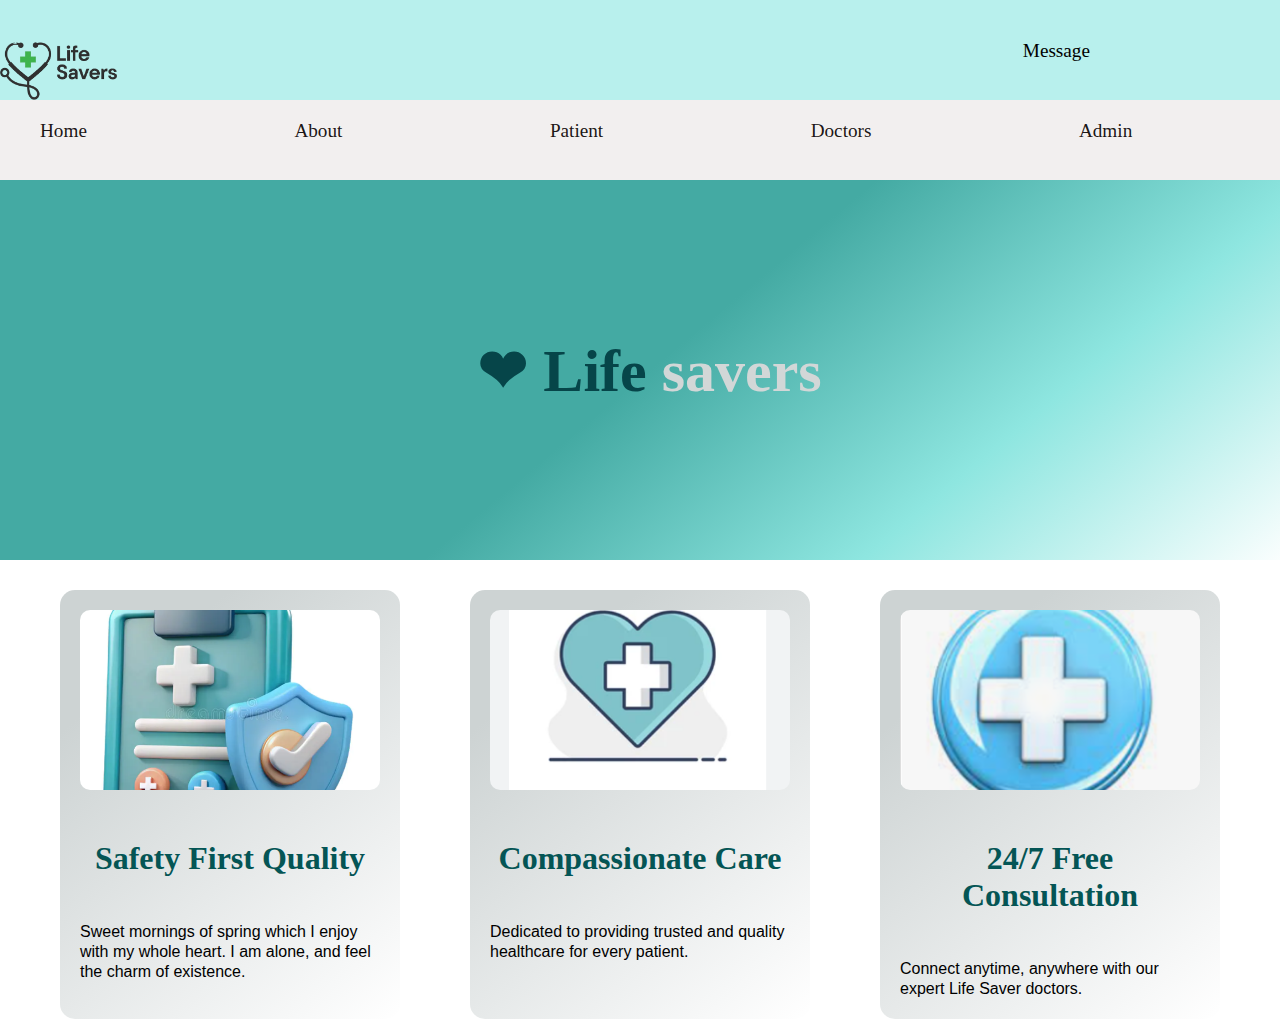
<file: index.html>
<!DOCTYPE html>
<html lang="en">
  <head>
    <meta charset="UTF-8" />
    <meta name="viewport" content="width=device-width, initial-scale=1.0" />
    <title>Life Savers</title>
    <link rel="stylesheet" href="./css/index.css" />
  </head>
  <body>
    <header>
      <nav>
        <ul>
          <div class="logo">
            <img
              height="60px"
              width="fit-content"
              src="/assets/ChatGPT_Image_Nov_14__2025__07_58_37_AM-removebg-preview (1).png"
              alt=""
            />
          </div>
          <li class="head"><a href="pages/apoinment.html">Message</a></li>
        </ul>
      </nav>
    </header>

    <div class="navbar">
      <ul>
        <li><a href="index.html">Home</a></li>
        <li><a href="pages/about.html">About</a></li>
        <li><a href="/pages/patient.html">Patient</a></li>
        <li><a href="/pages/doctors.html">Doctors</a></li>
        <li><a href="./pages/admin.html">Admin</a></li>
      </ul>
    </div>

    <div class="hero-section">
      <h1>❤ Life <span>savers</span></h1>
    </div>
    <div class="doctors-container">
      <div class="doctor-card">
        <img src="/assets/Screenshot 2025-11-13 214944.png" alt="" />
        <div>
          <h2>Safety First Quality</h2>
          <p class="letter">
            Sweet mornings of spring which I enjoy with my whole heart. I am
            alone, and feel the charm of existence.
          </p>
        </div>
      </div>

      <div class="doctor-card">
        <img src="/assets/Screenshot 2025-11-13 220241.png" alt="" />
        <div>
          <h2>Compassionate Care</h2>
          <p class="letter">
            Dedicated to providing trusted and quality healthcare for every
            patient.
          </p>
        </div>
      </div>

      <div class="doctor-card">
        <img src="/assets/Screenshot 2025-11-13 220646.png" alt="" />
        <div>
          <h2>24/7 Free Consultation</h2>
          <p class="letter">
            Connect anytime, anywhere with our expert Life Saver doctors.
          </p>
        </div>
      </div>
    </div>
  </body>
</html>
</file>
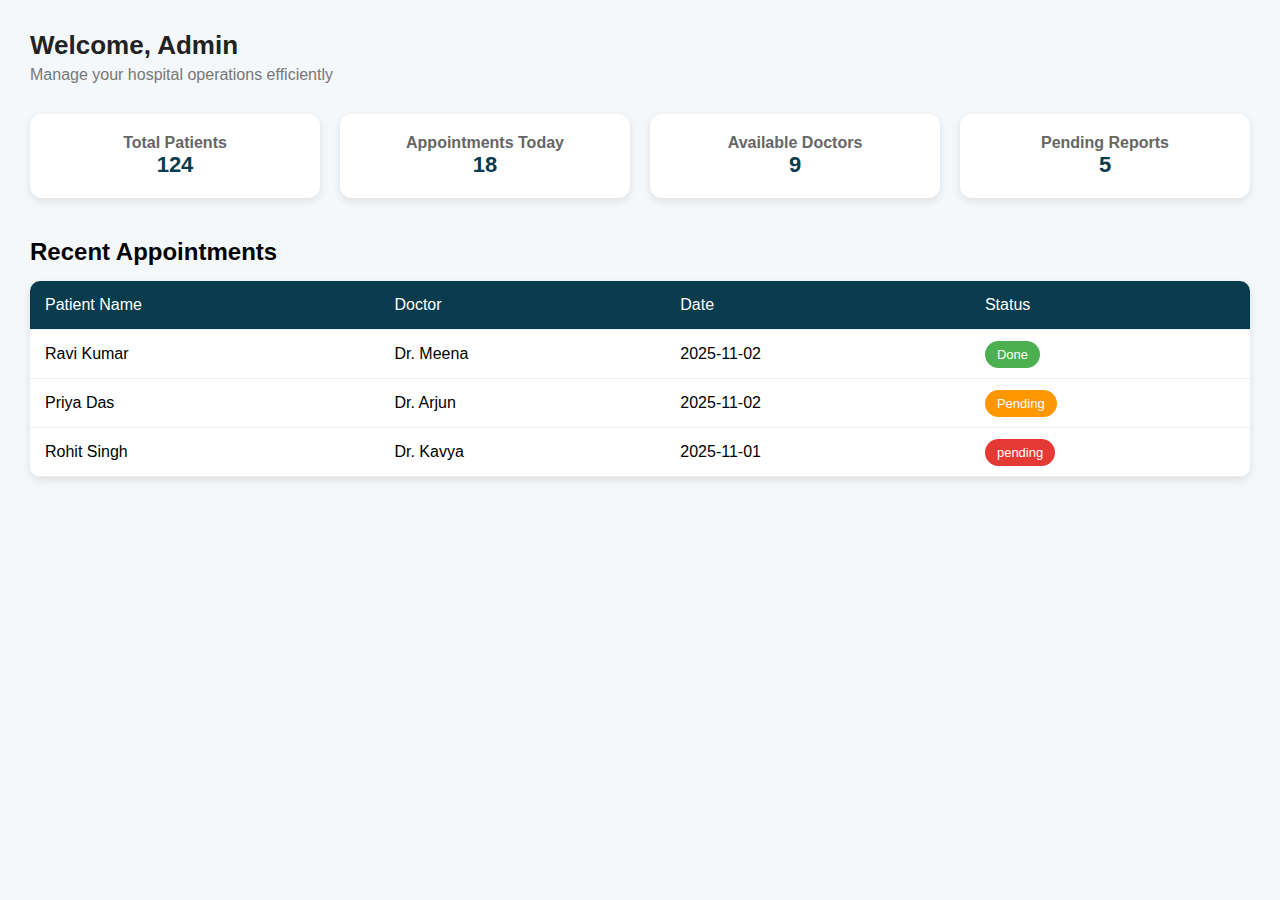
<file: pages/admin.html>
<!DOCTYPE html>
<html lang="en">
  <head>
    <meta charset="UTF-8" />
    <meta name="viewport" content="width=device-width, initial-scale=1.0" />
    <title>Doctor Admin Dashboard</title>
    <link rel="stylesheet" href="/css/admin.css" />
  </head>
  <body>
    <main class="main-content">
      <header>
        <h1>Welcome, Admin</h1>
        <p>Manage your hospital operations efficiently</p>
      </header>

      <section class="cards">
        <div class="card">
          <h3>Total Patients</h3>
          <p>124</p>
        </div>
        <div class="card">
          <h3>Appointments Today</h3>
          <p>18</p>
        </div>
        <div class="card">
          <h3>Available Doctors</h3>
          <p>9</p>
        </div>
        <div class="card">
          <h3>Pending Reports</h3>
          <p>5</p>
        </div>
      </section>

      <section class="table-section">
        <h2>Recent Appointments</h2>
        <table>
          <thead>
            <tr>
              <th>Patient Name</th>
              <th>Doctor</th>
              <th>Date</th>
              <th>Status</th>
            </tr>
          </thead>
          <tbody>
            <tr>
              <td>Ravi Kumar</td>
              <td>Dr. Meena</td>
              <td>2025-11-02</td>
              <td><span class="status done">Done</span></td>
            </tr>
            <tr>
              <td>Priya Das</td>
              <td>Dr. Arjun</td>
              <td>2025-11-02</td>
              <td><span class="status pending">Pending</span></td>
            </tr>
            <tr>
              <td>Rohit Singh</td>
              <td>Dr. Kavya</td>
              <td>2025-11-01</td>
              <td><span class="status cancelled">pending</span></td>
            </tr>
          </tbody>
        </table>
      </section>
    </main>
  </body>
</html>
</file>
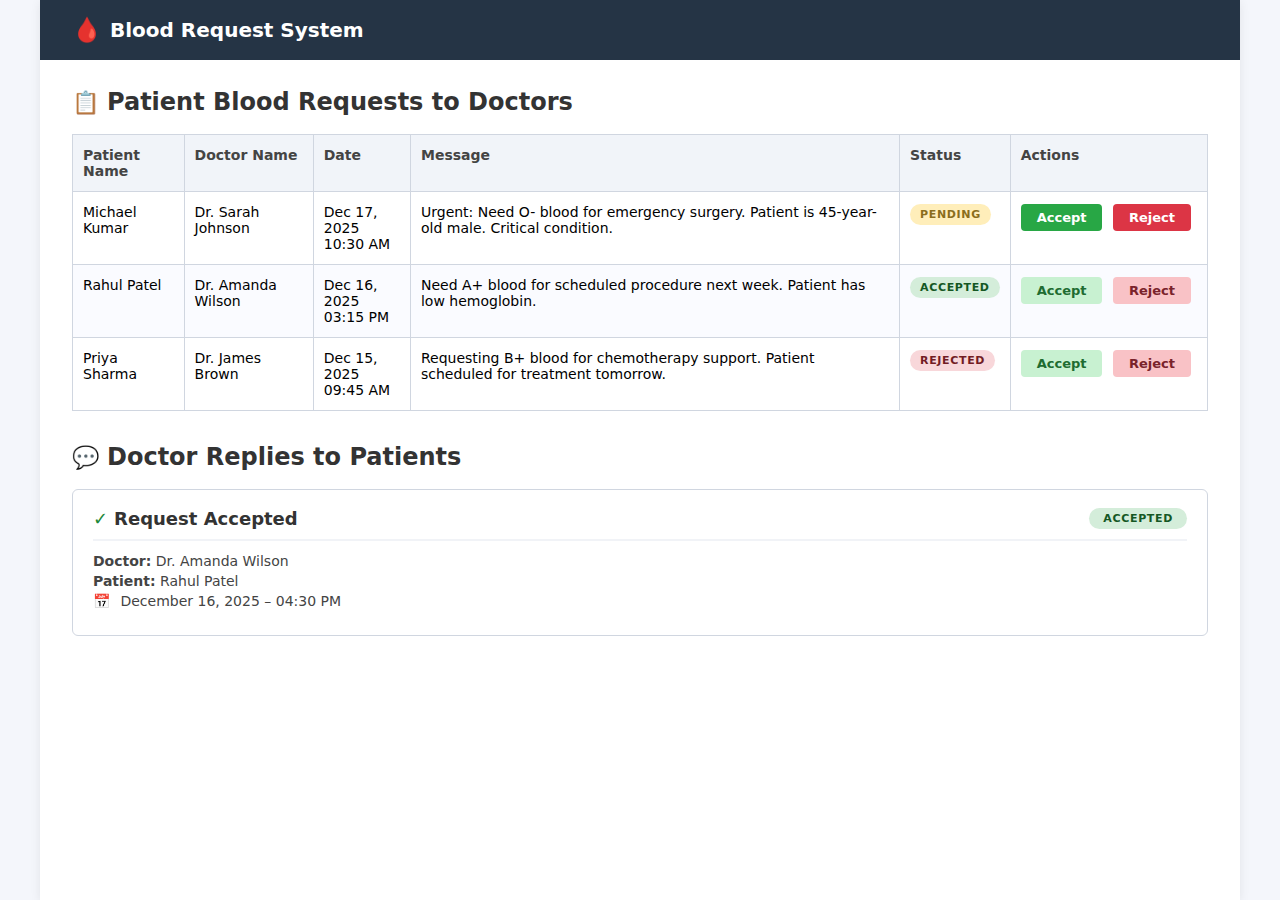
<file: pages/apoinment.html>
<!DOCTYPE html>
<html lang="en">
<head>
    <meta charset="UTF-8">
    <meta name="viewport" content="width=device-width, initial-scale=1.0">
    <title>Patient Blood Request System</title>
    <link rel="stylesheet" href="/css/appointmet.css" />
</head>
<body>
  <div class="page">

    <header class="top-bar">
      <div class="top-left">
        <span class="drop-icon">🩸</span>
        <span class="app-title">Blood Request System</span>
      </div>
    </header>

    <main class="content">

      <section id="patient-requests" class="section-block">
        <h1 class="page-title">
          <span class="icon">📋</span>
          Patient Blood Requests to Doctors
        </h1>

        <table class="request-table">
          <thead>
            <tr>
              <th>Patient Name</th>
              <th>Doctor Name</th>
              <th>Date</th>
              <th>Message</th>
              <th>Status</th>
              <th>Actions</th>
            </tr>
          </thead>

          <tbody>
      
            <tr>
              <td>Michael Kumar</td>
              <td>Dr. Sarah Johnson</td>
              <td>
                Dec 17, 2025<br>
                10:30 AM
              </td>
              <td>
                Urgent: Need O- blood for emergency surgery.
                Patient is 45-year-old male. Critical condition.
              </td>
              <td>
                <span class="status status-pending">Pending</span>
              </td>
              <td class="actions">
                <span class="btn btn-accept">Accept</span>
                <span class="btn btn-reject">Reject</span>
              </td>
            </tr>

            <tr>
              <td>Rahul Patel</td>
              <td>Dr. Amanda Wilson</td>
              <td>
                Dec 16, 2025<br>
                03:15 PM
              </td>
              <td>
                Need A+ blood for scheduled procedure next week.
                Patient has low hemoglobin.
              </td>
              <td>
                <span class="status status-accepted">Accepted</span>
              </td>
              <td class="actions">
                <span class="btn btn-accept soft">Accept</span>
                <span class="btn btn-reject soft">Reject</span>
              </td>
            </tr>

            <tr>
              <td>Priya Sharma</td>
              <td>Dr. James Brown</td>
              <td>
                Dec 15, 2025<br>
                09:45 AM
              </td>
              <td>
                Requesting B+ blood for chemotherapy support.
                Patient scheduled for treatment tomorrow.
              </td>
              <td>
                <span class="status status-rejected">Rejected</span>
              </td>
              <td class="actions">
                <span class="btn btn-accept soft">Accept</span>
                <span class="btn btn-reject soft">Reject</span>
              </td>
            </tr>
          </tbody>
        </table>
      </section>

      <section id="doctor-replies" class="section-block replies-section">
        <h1 class="page-title">
          <span class="icon">💬</span>
          Doctor Replies to Patients
        </h1>

        <div class="reply-card">
          <div class="reply-header">
            <div class="reply-title">
              <span class="check-mark">✓</span>
              <span>Request Accepted</span>
            </div>
            <span class="reply-status">ACCEPTED</span>
          </div>

          <hr class="reply-divider">

          <div class="reply-meta">
            <p><span class="label">Doctor:</span> Dr. Amanda Wilson</p>
            <p><span class="label">Patient:</span> Rahul Patel</p>
            <p>
              <span class="calendar-icon">📅</span>
              December 16, 2025 – 04:30 PM
            </p>
          </div>

          </div>
        </div>
      </section>

    </main>
  </div>
</body>
</html>
</file>
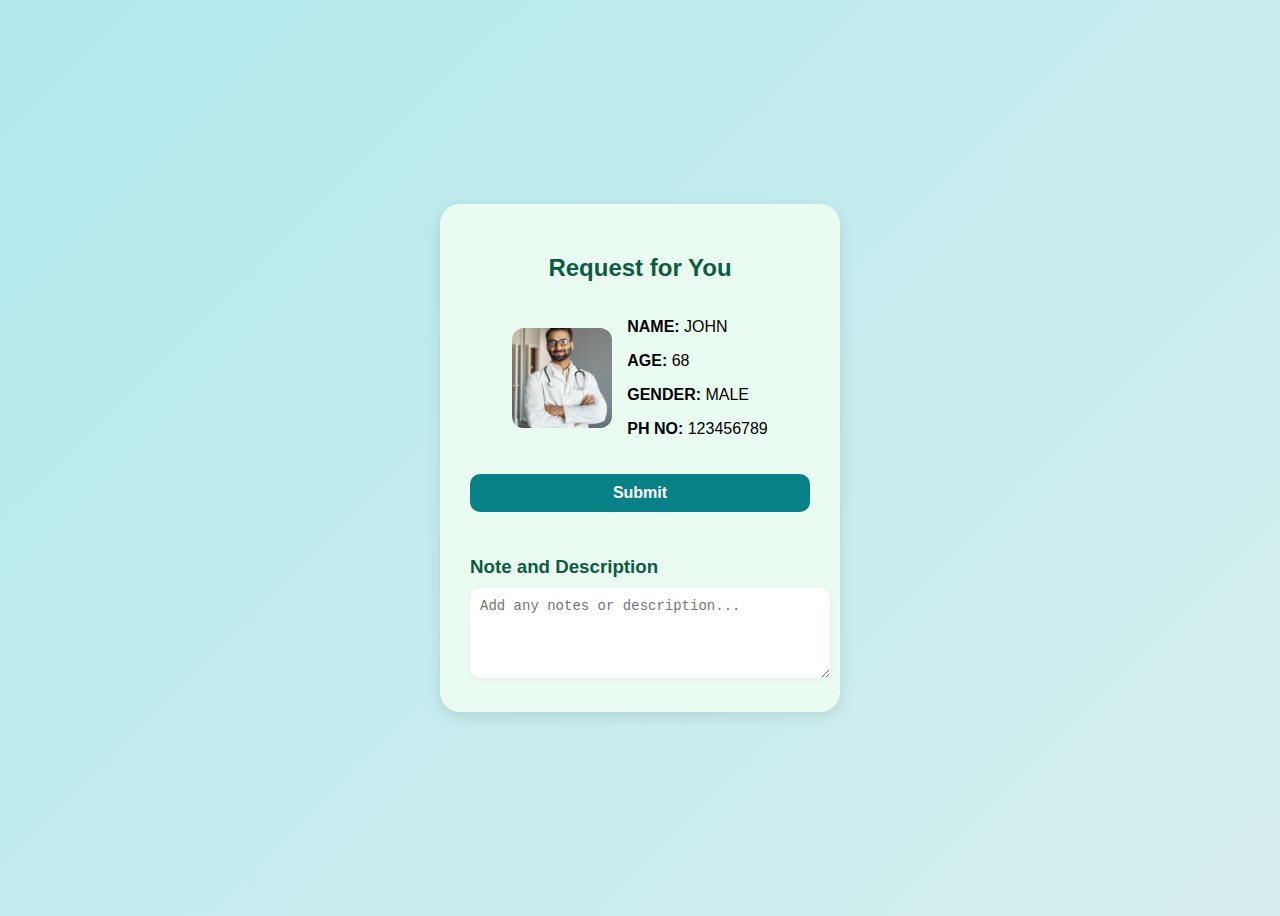
<file: pages/d_requset.html>
<!DOCTYPE html>
<html lang="en">
  <head>
    <meta charset="UTF-8" />
    <meta name="viewport" content="width=device-width, initial-scale=1.0" />
    <title>Request for You</title>
    <link rel="stylesheet" href="/css/request.css" />
  </head>
  <body>
    <div class="card">
      <h2>Request for You</h2>
      <div class="profile">
        <img src="/assets/d1 (1).png" alt="Profile Photo" />
        <div class="info">
          <p><strong>NAME:</strong> JOHN</p>
          <p><strong>AGE:</strong> 68</p>
          <p><strong>GENDER:</strong> MALE</p>
          <p><strong>PH NO:</strong> 123456789</p>
        </div>
      </div>

      <a href="/pages/recive .html"
        ><button class="accept-btn">Submit</button></a
      >

      <h3>Note and Description</h3>
      <textarea placeholder="Add any notes or description..."></textarea>
    </div>
  </body>
</html>
</file>
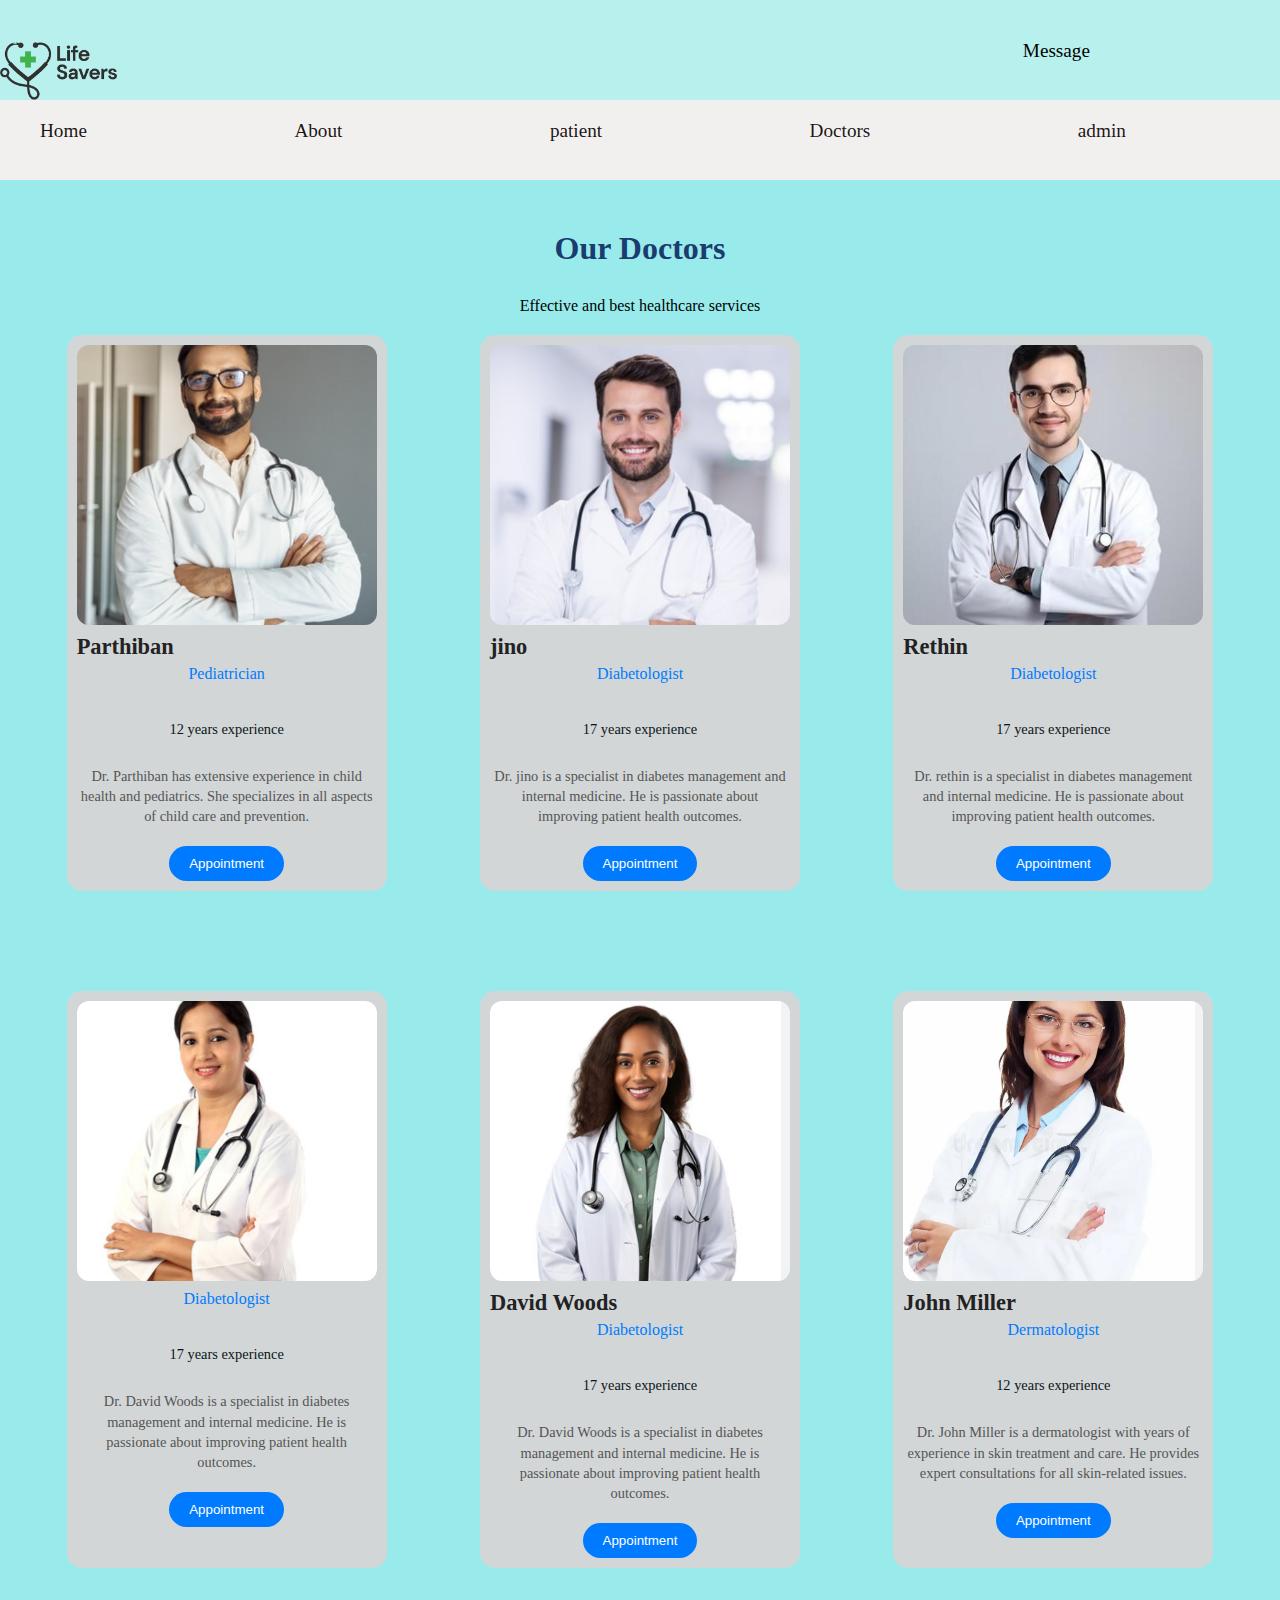
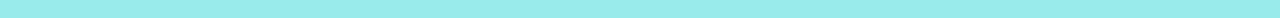
<file: pages/doctors.html>
<!DOCTYPE html>
<html lang="en">
  <head>
    <meta charset="UTF-8" />
    <meta name="viewport" content="width=device-width, initial-scale=1.0" />
    <title>Doctor Profiles</title>
    <link rel="stylesheet" href="/css/doctors.css" />
  </head>
  <body>
    <header>
      <nav>
        <ul>
          <div class="logo">
            <img
              height="60px"
              width="fit-content"
              src="/assets/ChatGPT_Image_Nov_14__2025__07_58_37_AM-removebg-preview (1).png"
              alt=""
            />
          </div>

          <li class="head"><a href="apoinment.html">Message</a></li>
        </ul>
      </nav>
    </header>
    <div class="navbar">
      <ul>
        <li><a href="/index.html">Home</a></li>
        <li><a href="/pages/about.html">About</a></li>
        <li><a href="/pages/patient.html">patient</a></li>
        <li><a href="/pages/doctors.html">Doctors</a></li>
        <li><a href="./admin.html">admin</a></li>
      </ul>
    </div>
    <section class="doctors-section">
      <h1>Our Doctors</h1>
      <p>Effective and best healthcare services</p>
      <div class="doctors-container">
        <div class="doctor-card">
          <img src="/assets/d1 (1).png" alt="Marina Brown" />
          <h2>Parthiban</h2>
          <p class="specialty">Pediatrician</p>
          <span class="experience">12 years experience</span>
          <p class="letter">
            Dr. Parthiban has extensive experience in child health and
            pediatrics. She specializes in all aspects of child care and
            prevention.
          </p>
          <a href="./d_requset.html"
            ><button class="btn">Appointment</button></a
          >
        </div>

        <div class="doctor-card">
          <img src="/assets/d2.png" alt="David Woods" />
          <h2>jino</h2>
          <p class="specialty">Diabetologist</p>
          <span class="experience">17 years experience</span>
          <p class="letter">
            Dr. jino is a specialist in diabetes management and internal
            medicine. He is passionate about improving patient health outcomes.
          </p>
          <a href="./d_requset.html"
            ><button class="btn">Appointment</button></a
          >
        </div>

        <div class="doctor-card">
          <img src="/assets/d3.png" alt="David Woods" />
          <h2>Rethin</h2>
          <p class="specialty">Diabetologist</p>
          <span class="experience">17 years experience</span>
          <p class="letter">
            Dr. rethin is a specialist in diabetes management and internal
            medicine. He is passionate about improving patient health outcomes.
          </p>
          <a href="./d_requset.html"
            ><button class="btn">Appointment</button></a
          >
        </div>
        <div class="card">
          <div class="doctor-card">
            <img src="/assets/d4.png" alt="David Woods" />
            <h2></h2>
            <p class="specialty">Diabetologist</p>
            <span class="experience">17 years experience</span>
            <p class="letter">
              Dr. David Woods is a specialist in diabetes management and
              internal medicine. He is passionate about improving patient health
              outcomes.
            </p>
            <a href="./d_requset.html"
              ><button class="btn">Appointment</button></a
            >
          </div>

          <div class="doctor-card">
            <img src="/assets/d5.png" alt="David Woods" />
            <h2>David Woods</h2>
            <p class="specialty">Diabetologist</p>
            <span class="experience">17 years experience</span>
            <p class="letter">
              Dr. David Woods is a specialist in diabetes management and
              internal medicine. He is passionate about improving patient health
              outcomes.
            </p>
            <a href="./d_requset.html"
              ><button class="btn">Appointment</button></a
            >
          </div>

          <div class="doctor-card">
            <img src="/assets/d6.png " alt="John Miller" />
            <h2>John Miller</h2>
            <p class="specialty">Dermatologist</p>
            <span class="experience">12 years experience</span>
            <p class="letter">
              Dr. John Miller is a dermatologist with years of experience in
              skin treatment and care. He provides expert consultations for all
              skin-related issues.
            </p>
            <a href="./d_requset.html"
              ><button class="btn">Appointment</button></a
            >
          </div>
        </div>
      </div>
    </section>
  </body>
</html>
</file>
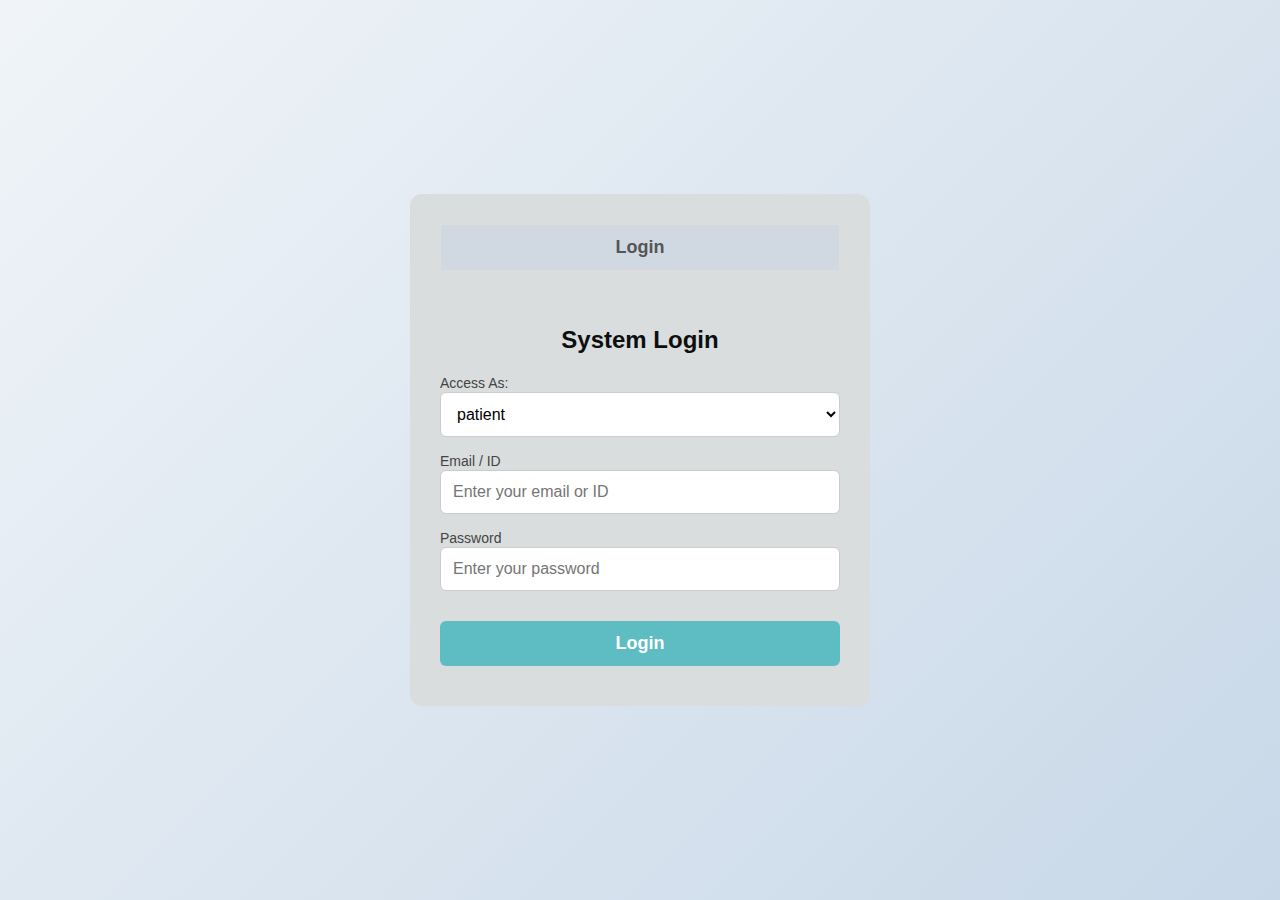
<file: pages/li.html>
<!DOCTYPE html>
<html lang="en">
  <head>
    <meta charset="UTF-8" />
    <meta name="viewport" content="width=device-width, initial-scale=1.0" />
    <title>System Access</title>
    <link rel="stylesheet" href="/css/li.css" />
  </head>
  <body>
    <div class="container">
      <div class="login-btn">
        <button id="login-tab" class="active">Login</button>
      </div>

      <div id="login-form-box" class="form-box active">
        <h2>System Login</h2>
        <form method="POST" id="login-form">
          <div class="input-group">
            <label for="login-role">Access As:</label>
            <select id="login-role" name="role" required>
              <option value="user">patient</option>
              <option value="doctor">Doctor</option>
              <option value="admin">Admin</option>
            </select>
          </div>

          <div class="input-group">
            <label for="login-email">Email / ID</label>
            <input
              type="text"
              id="login-email"
              name="email"
              placeholder="Enter your email or ID"
              required
            />
          </div>

          <div class="input-group">
            <label for="login-password">Password</label>
            <input
              type="password"
              id="login-password"
              name="password"
              placeholder="Enter your password"
              required
            />
          </div>

          <button type="submit" class="submit-btn">Login</button>
        </form>
      </div>

      <div class="form-box">
        <h2>New Account Registration</h2>
        <form>
          <div class="input-group">
            <label for="register-role">Register As:</label>
            <select id="register-role" name="role" required>
              <option value="user">Patient</option>
              <option value="doctor">Doctor</option>
              <option value="Admin">Ad</option>
            </select>
          </div>

          <div class="input-group">
            <label for="register-name">Full Name</label>
            <input
              type="text"
              id="register-name"
              name="name"
              placeholder="Enter your full name"
              required
            />
          </div>

          <div class="input-group">
            <label for="register-email">Email Address</label>
            <input
              type="email"
              id="register-email"
              name="email"
              placeholder="Enter a valid email"
              required
            />
          </div>
        </form>
      </div>
    </div>
  </body>
</html>
</file>
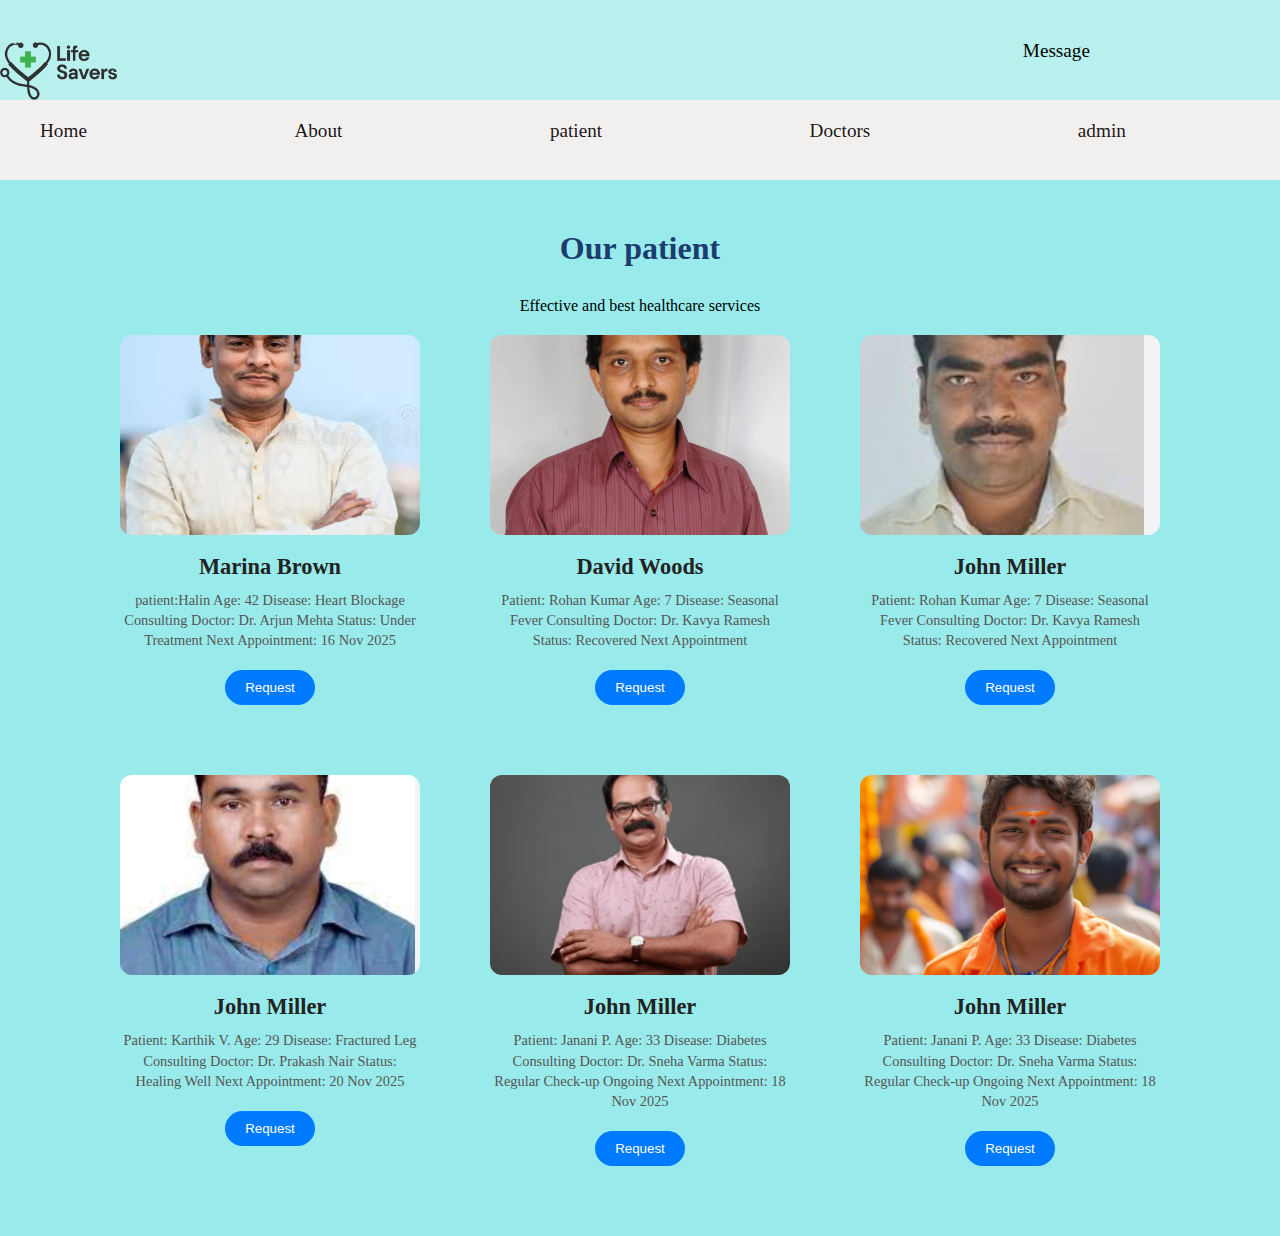
<file: pages/patient.html>
<!DOCTYPE html>
<html lang="en">
  <head>
    <meta charset="UTF-8" />
    <meta name="viewport" content="width=device-width, initial-scale=1.0" />
    <title>Doctor Profiles</title>
    <link rel="stylesheet" href="/css/patient.css" />
  </head>
  <body>
    <header>
      <nav>
        <ul>
          <div class="logo">
            <img
              height="60px"
              width="fit-content"
              src="/assets/ChatGPT_Image_Nov_14__2025__07_58_37_AM-removebg-preview (1).png"
              alt=""
            />
          </div>

          <li class="head"><a href="apoinment.html">Message</a></li>
        </ul>
      </nav>
    </header>
    <div class="navbar">
      <ul>
        <li><a href="/index.html">Home</a></li>
        <li><a href="/pages/about.html">About</a></li>
        <li><a href="./patient.html">patient</a></li>
        <li><a href="/pages/doctors.html">Doctors</a></li>
        <li><a href="./admin.html">admin</a></li>
      </ul>
    </div>
    <section class="doctors-section">
      <h1>Our patient</h1>
      <p>Effective and best healthcare services</p>
      <div class="doctors-container">
        <div class="doctor-card">
          <img src="/assets/p1.png" alt="Marina Brown" />
          <h2>Marina Brown</h2>
          <p class="letter">
            patient:Halin Age: 42 Disease: Heart Blockage Consulting Doctor: Dr.
            Arjun Mehta Status: Under Treatment Next Appointment: 16 Nov 2025
          </p>
          <a href="./request.html"><button class="btn">Request</button></a>
        </div>

        <div class="doctor-card">
          <img src="/assets/p2.png" alt="David Woods" />
          <h2>David Woods</h2>
          <p class="letter">
            Patient: Rohan Kumar Age: 7 Disease: Seasonal Fever Consulting
            Doctor: Dr. Kavya Ramesh Status: Recovered Next Appointment
          </p>
          <a href="./request.html"><button class="btn">Request</button></a>
        </div>

        <div class="doctor-card">
          <img src="/assets/p3.png" alt="John Miller" />
          <h2>John Miller</h2>
          <p class="letter">
            Patient: Rohan Kumar Age: 7 Disease: Seasonal Fever Consulting
            Doctor: Dr. Kavya Ramesh Status: Recovered Next Appointment
          </p>
          <a href="./request.html"><button class="btn">Request</button></a>
        </div>

        <div class="doctor-card">
          <img src="/assets/p4.png" alt="John Miller" />
          <h2>John Miller</h2>
          <p class="letter">
            Patient: Karthik V. Age: 29 Disease: Fractured Leg Consulting
            Doctor: Dr. Prakash Nair Status: Healing Well Next Appointment: 20
            Nov 2025
          </p>
          <a href="./request.html"><button class="btn">Request</button></a>
        </div>

        <div class="doctor-card">
          <img src="/assets/p5.png" alt="John Miller" />
          <h2>John Miller</h2>
          <p class="letter">
            Patient: Janani P. Age: 33 Disease: Diabetes Consulting Doctor: Dr.
            Sneha Varma Status: Regular Check-up Ongoing Next Appointment: 18
            Nov 2025
          </p>
          <a href="./request.html"><button class="btn">Request</button></a>
        </div>

        <div class="doctor-card">
          <img
            src="/assets/Screenshot 2025-11-14 090844.png"
            alt="John Miller"
          />
          <h2>John Miller</h2>
          <p class="letter">
            Patient: Janani P. Age: 33 Disease: Diabetes Consulting Doctor: Dr.
            Sneha Varma Status: Regular Check-up Ongoing Next Appointment: 18
            Nov 2025
          </p>
          <a href="./request.html"><button class="btn">Request</button></a>
        </div>
      </div>
    </section>
  </body>
</html>
</file>
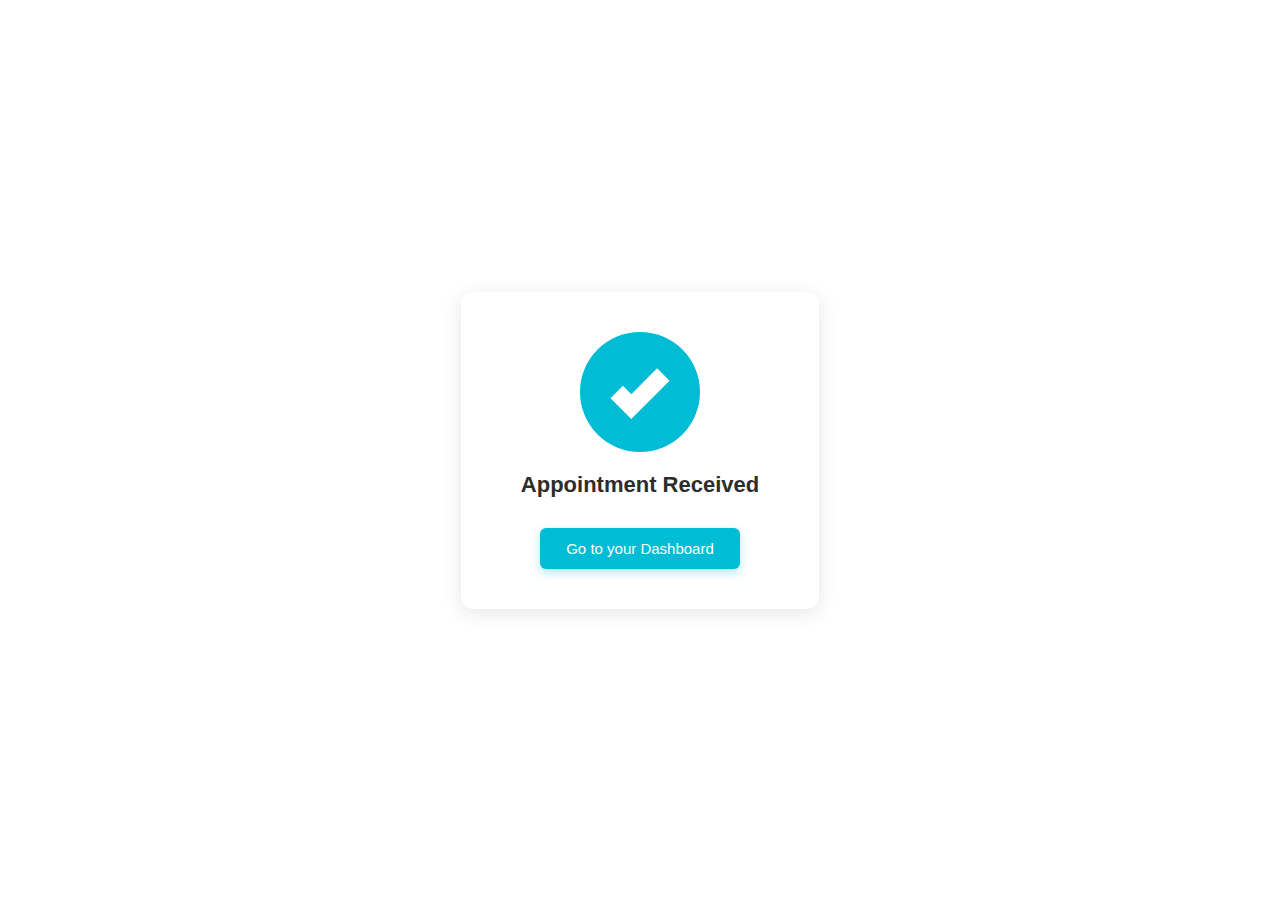
<file: pages/recive .html>
<!DOCTYPE html>
<html lang="en">
  <head>
    <meta charset="UTF-8" />
    <meta name="viewport" content="width=device-width, initial-scale=1.0" />
    <title>Appointment Received</title>
  </head>
  <link rel="stylesheet" href="/css/recive.css" />
  <body>
    <div class="container">
      <div class="tick-circle">
        <svg viewBox="0 0 24 24">
          <path d="M20 6L9 17l-5-5"></path>
        </svg>
      </div>

      <h2>Appointment Received</h2>

      <a href="/index.html" class="btn">Go to your Dashboard</a>
    </div>
  </body>
</html>
</file>
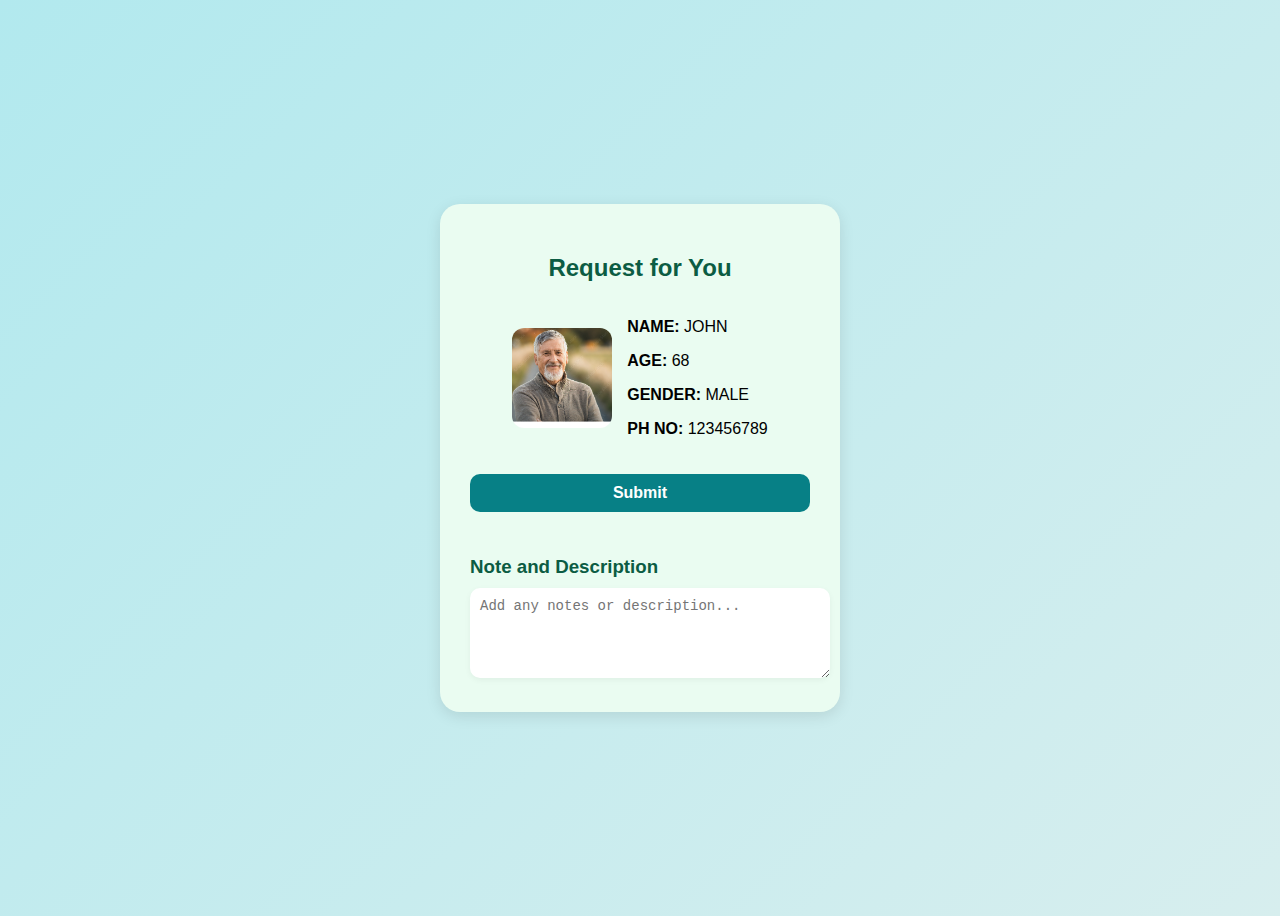
<file: pages/request.html>
<!DOCTYPE html>
<html lang="en">
<head>
    <meta charset="UTF-8">
    <meta name="viewport" content="width=device-width, initial-scale=1.0">
    <title>Request for You</title>
    <link rel="stylesheet" href="/css/request.css">
</head>
<body>
    <div class="card">
        <h2>Request for You</h2>
        <div class="profile">
            <img src="/assets/Screenshot 2025-11-03 163131.png" alt="Profile Photo">
            <div class="info">
                <p><strong>NAME:</strong> JOHN</p>
                <p><strong>AGE:</strong> 68</p>
                <p><strong>GENDER:</strong> MALE</p>
                <p><strong>PH NO:</strong> 123456789</p>
            </div>
        </div>

       <a href="/pages/recive .html"> <button class="accept-btn">Submit</button></a>

        <h3>Note and Description</h3>
        <textarea placeholder="Add any notes or description..."></textarea>
    </div>
</body>
</html>
</file>
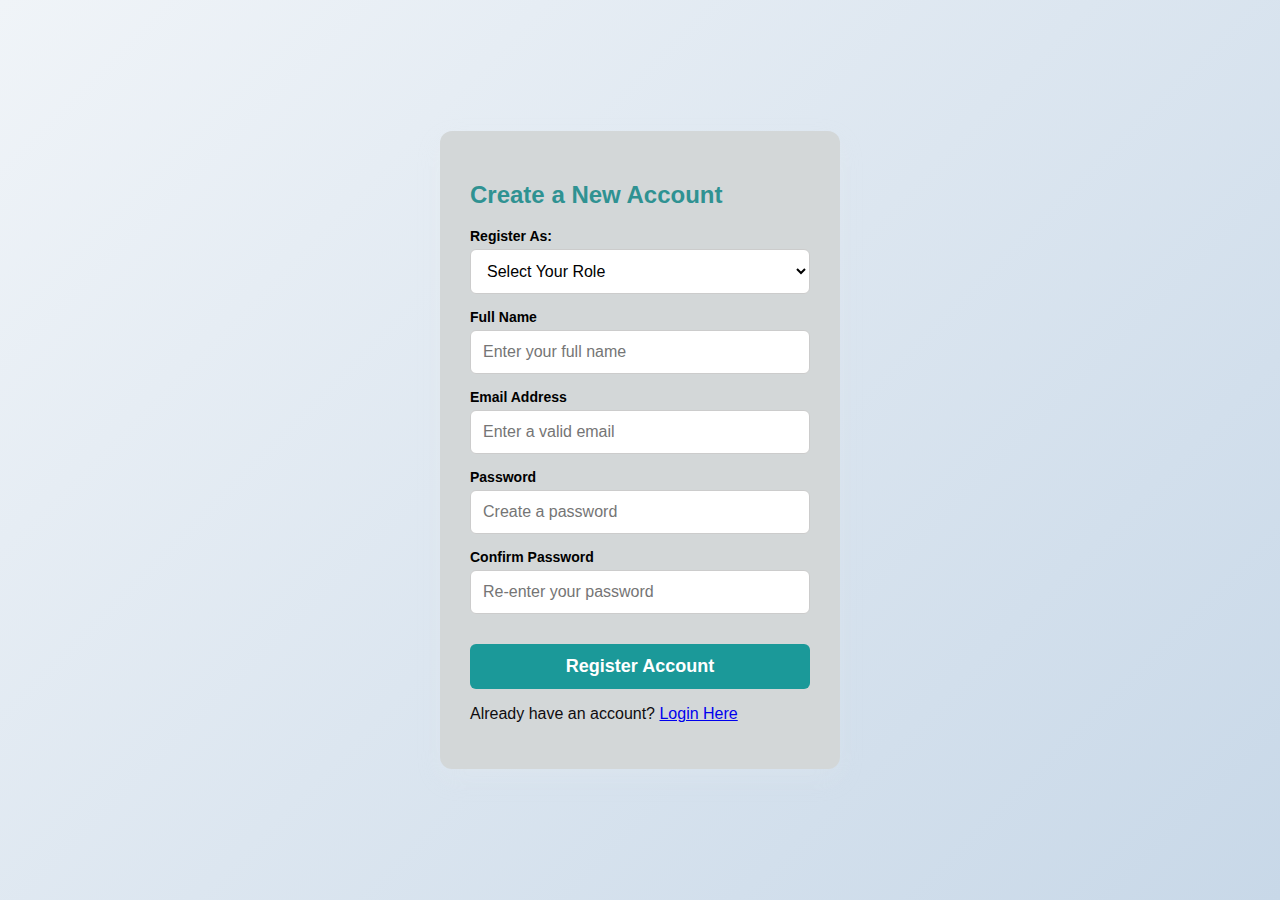
<file: pages/si.html>
<!DOCTYPE html>
<html lang="en">
  <head>
    <meta charset="UTF-8" />
    <meta name="viewport" content="width=device-width, initial-scale=1.0" />
    <title>System Registration</title>
    <link rel="stylesheet" href="/css/si.css" />
  </head>
  <body>
    <div class="container">
      <h2>Create a New Account</h2>
      <form method="POST" id="register-form">
        <div class="input-group">
          <label for="register-role">Register As:</label>
          <select id="register-role" name="role" required>
            <option value="" disabled selected>Select Your Role</option>
            <option value="user">patient</option>
            <option value="doctor">Doctor</option>
            <option value="admin">Admin</option>
          </select>
        </div>

        <div class="input-group">
          <label for="register-name">Full Name</label>
          <input
            type="text"
            id="register-name"
            name="name"
            placeholder="Enter your full name"
            required
          />
        </div>

        <div class="input-group">
          <label for="register-email">Email Address</label>
          <input
            type="email"
            id="register-email"
            name="email"
            placeholder="Enter a valid email"
            required
          />
        </div>

        <div class="input-group">
          <label for="register-password">Password</label>
          <input
            type="password"
            id="register-password"
            name="password"
            placeholder="Create a password"
            required
          />
        </div>

        <div class="input-group">
          <label for="register-confirm-password">Confirm Password</label>
          <input
            type="password"
            id="register-confirm-password"
            name="confirm_password"
            placeholder="Re-enter your password"
            required
          />
        </div>

        <button type="submit" class="submit-btn register">
          Register Account
        </button>
      </form>

      <p class="login-link">
        Already have an account? <a href="/pages/li.html">Login Here</a>
      </p>
    </div>
  </body>
</html>
</file>
<file: css/index.css>
* {
  margin: 0;
  padding: 0;
}

nav{
    background-color:#b8f0ed;
    height: 100px;

    
}
ul{
    list-style-type: none;
    display: flex;
    padding-top: 40px;
    gap: 70%;


}
ul li a {
    text-decoration: none; 
    padding-left: 50px;
    color: black;
    font-size: larger;
    padding: 10PX;
    border-radius: 20px;
}
 ul li a:hover{
  background-color: #34a6b0;
 }

.navbar ul {
padding-top: 10px;
background-color: #f2efef;
gap: 15%;
height:70px ;
padding-left:30px ;


}
 .navbar ul li a{
    color: rgba(8, 1, 1, 0.93);
    font-size: larger;
    display: block;
    padding:  10px;
    border-radius: 20px;
 }
 
.hero-section {
  width: 100%;
  height: 40vh;
  display: flex;
  justify-content: center;
  align-items: center;
  background: linear-gradient(140deg, #44aaa3 50%, #8EE6E0 ,white) ;
  padding: 10px;
}
span{
  color: #d2d7d7;
}
.hero-section h1 {
  color: rgb(6, 69, 73);
  font-size: 60px;
  text-align: center;
}


 h2 {
    font-size: 2em;
    margin-bottom: 30px;
    color:rgb(4, 85, 85);
}

.doctors-container {
    display: flex;
    justify-content: center;
    flex-wrap: wrap;
    gap: 70px;
    padding-top: 30px;
    
    

}

.doctor-card {
    border-radius: 15px;
    width: 300px;
    padding: 20px;
    text-align: center;
    transition: transform 0.3s ease;
    background :  linear-gradient(140deg, #cdd3d3 20%,white ) ;;
    display: flex;
    align-items: center;
    flex-direction: column;
    box-shadow: #484a4a;
    gap: 50px;
    

}

.doctor-card img {
  width: 100%;
  height: 180px;
  object-fit: cover;
  border-radius: 10px;


}

.letter {
    padding-top: 15px;
    gap: 5px;
    line-height: 20px;
    font-family: sans-serif;
    text-align: left;
}


.doctor-card:hover {
    transform: translateY(-5px);
}
</file>
<file: css/admin.css>
* {
  margin: 0;
  padding: 0;
  box-sizing: border-box;
  font-family: "Poppins", sans-serif;
}

body {
  display: flex;
  min-height: 100vh;
  background: #f5f8fa;
}


.main-content {
  flex: 1;
  padding: 30px;
}

header h1 {
  font-size: 26px;
  color: #222;
}

header p {
  color: #777;
  margin-top: 5px;
}

.cards {
  display: grid;
  grid-template-columns: repeat(auto-fit, minmax(80px, 1fr));
  gap: 20px;
  margin-top: 30px;
}

.card {
  background: white;
  padding: 20px;
  border-radius: 12px;
  box-shadow: 0 3px 8px rgba(0, 0, 0, 0.1);
  text-align: center;
  transition: transform 0.3s ease;
}

.card:hover {
  transform: translateY(-5px);
}

.card h3 {
  font-size: 16px;
  color: #666;
}

.card p {
  font-size: 22px;
  font-weight: 600;
  color: #083b4c;
}

.table-section {
  margin-top: 40px;
}

.table-section h2 {
  margin-bottom: 15px;
}

table {
  width: 100%;
  border-collapse: collapse;
  background: white;
  border-radius: 10px;
  overflow: hidden;
  box-shadow: 0 3px 8px rgba(0, 0, 0, 0.1);
}

th,
td {
  padding: 15px;
  text-align: left;
  border-bottom: 1px solid #eee;
}

th {
  background: #083b4c;
  color: white;
  font-weight: 500;
}

.status {
  padding: 6px 12px;
  border-radius: 20px;
  color: white;
  font-size: 13px;
}

.status.done {
  background: #4caf50;
}

.status.pending {
  background: #ff9800;
}

.status.cancelled {
  background: #e53935;
}
</file>
<file: css/appointmet.css>
* {
  box-sizing: border-box;
  margin: 0;
  padding: 0;
  font-family: system-ui, -apple-system, BlinkMacSystemFont, "Segoe UI", sans-serif;
}

body {
  background: #f4f6fb;
}



.page {
  max-width: 1200px;
  margin: 0 auto;
  background: #ffffff;
  min-height: 100vh;
  box-shadow: 0 2px 10px rgba(0, 0, 0, 0.08);
}


.top-bar {
  display: flex;
  justify-content: space-between;
  align-items: center;
  background: #253445;
  color: #ffffff;
  padding: 16px 32px;
}

.top-left {
  display: flex;
  align-items: center;
  gap: 8px;
}

.drop-icon {
  font-size: 24px;
}

.app-title {
  font-size: 20px;
  font-weight: 600;
}



.nav-tabs {
  display: flex;
  gap: 4px;
  background: #1f2933;
  padding: 3px;
  border-radius: 999px;
}

.tab {
  padding: 8px 18px;
  border-radius: 999px;
  font-size: 14px;
  color: #d3e0ff;
  text-decoration: none;
}

.tab.active {
  background: #0f8cf2;
  color: #ffffff;
}



.content {
  padding: 28px 32px 40px;
}

.section-block {
  margin-bottom: 32px;
}

.page-title {
  font-size: 24px;
  color: #333333;
  margin-bottom: 18px;
  display: flex;
  align-items: center;
  gap: 8px;
}

.page-title .icon {
  font-size: 22px;
}


.request-table {
  width: 100%;
  border-collapse: collapse;
  border: 1px solid #d0d6e0;
}

.request-table th,
.request-table td {
  border: 1px solid #d0d6e0;
  padding: 12px 10px;
  vertical-align: top;
  font-size: 14px;
}

.request-table th {
  background: #f1f4f9;
  text-align: left;
  font-weight: 600;
  color: #444444;
}

.request-table tbody tr:nth-child(even) {
  background: #fafbff;
}


.status {
  display: inline-block;
  padding: 4px 10px;
  border-radius: 999px;
  font-size: 11px;
  font-weight: 600;
  letter-spacing: 0.06em;
  text-transform: uppercase;
}

.status-pending {
  background: #ffeeba;
  color: #8a6d1c;
}

.status-accepted {
  background: #d4edda;
  color: #155724;
}

.status-rejected {
  background: #f8d7da;
  color: #721c24;
}



.actions {
  white-space: nowrap;
}

.btn {
  display: inline-block;
  padding: 6px 16px;
  border-radius: 4px;
  font-size: 13px;
  font-weight: 600;
  color: #ffffff;
  margin-right: 6px;
}

.btn-accept {
  background: #28a745;
}

.btn-reject {
  background: #dc3545;
}



.soft.btn-accept {
  background: #c8f1d1;
  color: #1f6c31;
}

.soft.btn-reject {
  background: #f9c2c6;
  color: #7a232b;
}



.replies-section {
  margin-top: 20px;
}

.reply-card {
  border: 1px solid #d0d6e0;
  padding: 18px 20px 22px;
  border-radius: 6px;
  background: #ffffff;
}

.reply-header {
  display: flex;
  justify-content: space-between;
  align-items: center;
}

.reply-title {
  font-size: 18px;
  font-weight: 600;
  color: #333333;
  display: flex;
  align-items: center;
  gap: 6px;
}

.check-mark {
  font-size: 18px;
  color: #218838;
}

.reply-status {
  background: #d4edda;
  color: #155724;
  padding: 4px 14px;
  border-radius: 999px;
  font-size: 11px;
  font-weight: 600;
  letter-spacing: 0.06em;
  text-transform: uppercase;
}

.reply-divider {
  margin: 10px 0 12px;
  border: none;
  border-top: 2px solid #f1f3f7;
}

.reply-meta p {
  margin-bottom: 4px;
  font-size: 14px;
  color: #444444;
}

.label {
  font-weight: 600;
}

.calendar-icon {
  margin-right: 6px;
}

.reply-message {
  margin-top: 14px;
  padding: 14px 18px;
  background: #f7f9fc;
  border-left: 4px solid #45aaf2;
  font-size: 14px;
  color: #555555;
  line-height: 1.6;
}

.reply-message p {
  font-style: italic;
}
</file>
<file: css/request.css>
body {
    background: linear-gradient(135deg, #b2e9ee, #d7eeee);
    display: flex;
    justify-content: center;
    align-items: center;
    height: 100vh;
    font-family: 'Poppins', sans-serif;
}

.card {
    background-color: #eafcf1;
    border-radius: 20px;
    padding: 30px;
    width: 340px;
    box-shadow: 0px 4px 15px rgba(0, 0, 0, 0.1);
    text-align: center;
}

h2 {
    color: #0c5c43;
    margin-bottom: 20px;
}

.profile {
    display: flex;
    align-items: center;
    justify-content: center;
    margin-bottom: 20px;
}

.profile img {
    width: 100px;
    height: 100px;
    border-radius: 12px;
    object-fit: cover;
    margin-right: 15px;
}

.info {
    text-align: left;
}

.accept-btn {
    background-color: #078086;
    color: white;
    border: none;
    border-radius: 10px;
    padding: 10px 0;
    width: 100%;
    font-size: 16px;
    font-weight: 600;
    margin-bottom: 25px;
    cursor: pointer;
}

h3 {
    color: #0c5c43;
    text-align: left;
    margin-bottom: 10px;
}

textarea {
    width: 100%;
    height: 70px;
    border-radius: 10px;
    border: none;
    padding: 10px;
    font-size: 14px;
    box-shadow: 0 2px 6px rgba(0, 0, 0, 0.05);
}
</file>
<file: css/doctors.css>
* {
  margin: 0;
  padding: 0;
}

nav {
  background-color: #b8f0ed;
  height: 100px;


}

ul {
  list-style-type: none;
  display: flex;
  padding-top: 40px;
  gap: 70%;


}

ul li a {
  text-decoration: none;
  padding-left: 50px;
  color: black;
  font-size: larger;
  padding: 10PX;
  border-radius: 20px;
}

.navbar ul {
  padding-top: 10px;
  background-color: #f2efef;
  gap: 15%;
  height: 70px;
  padding-left: 30px;


}

.navbar ul li a {
  color: rgba(8, 1, 1, 0.93);
  font-size: larger;
  display: block;
  padding: 10px;
  border-radius: 20px;
}

ul li a:hover {
  background-color: #34a6b0;


}



.doctors-section {
  text-align: center;
  padding: 50px 20px;
  background-color: rgb(153, 235, 235);
}

.doctors-section h1 {
  font-size: 2em;
  margin-bottom: 30px;
  color: #1a3c6e;
}

.doctors-section p {
  margin-bottom: 20px;
}

.doctors-container {
  display: flex;
  justify-content: space-around;
  flex-wrap: wrap;


}

.card {
  display: flex;
  justify-content: space-around;
  height: 10;
  width: 100%;
  margin-top: 100px;
}

.doctor-card {
  border-radius: 15px;
  width: 300px;
  padding: 10px;
  text-align: center;
  transition: transform 0.3s ease;
  background-color: #d2d6d7;

}

.doctor-card:hover {
  transform: translateY(-5px);
}

.doctor-card img {
  width: 100%;
  height: 280px;
  object-fit: cover;
  border-radius: 12px;

}

.doctor-card h2 {
  margin-top: 5px;
  font-size: 1.4em;
  color: #222;
  text-align: left;
}

.specialty {
  color: #007bff;
  font-weight: 500;
  margin: 5px 0;
}

.experience {
  display: inline-block;
  color: #0b1520;
  padding:  10px;
  border-radius: 10px;
  font-size: 0.9em;
  margin: 8px 0;
padding-left: 10px;
}
 


.letter {
  font-size: 0.9em;
  color: #555;
  margin: 10px 0 20px 0;
  line-height: 1.4em;
}

.btn {
  background-color: #007bff;
  color: #fff;
  border: none;
  padding: 10px 20px;
  border-radius: 25px;
  cursor: pointer;
  font-weight: 500;
  transition: 0.3s;
}

.btn:hover {
  background-color: #0056b3;
}
</file>
<file: css/li.css>
body {
    font-family: 'Arial', sans-serif;
    background: linear-gradient(135deg, #f0f4f8, #c8d8e8);
    display: flex;
    justify-content: center;
    align-items: center;
    min-height: 100vh;
    margin: 0;

}


.container {
    background: #dadddd;
    padding: 30px;
    border-radius: 12px;
    width: 100%;
    max-width: 400px;
}


.login-btn {
    display: flex;
    margin-bottom: 25px;
    border-radius: 3px;
    overflow: hidden;
    border: 1px solid #ddd;
}

.login-btn button {
    flex-grow: 1;
    padding: 12px 0;
    font-size: 16px;
    font-weight: bold;
    cursor: pointer;
    border: none;
    background-color: #f7f7f7;
    transition: all 0.3s ease;
    color: #555;
}

.login-btn button.active {
    background-color: #d0d8e1;
    color: #555;
    font-size: large;
}

.login-btn button:hover:not(.active) {
    background-color: #e0e0e0;
}


.form-box {
    display: none;
    padding: 10px 0;
}

.form-box.active {
    display: block;
}

.form-box h2 {
    text-align: center;
    color: #0d0f0f;
    margin-bottom: 20px;
}


.input-group {
    margin-bottom: 15px;
}

.input-group label {
    margin-bottom: 5px;
    font-size: 14px;
    color: #444;
}

.input-group input,
.input-group select {
    width: 100%;
    padding: 12px;
    border: 1px solid #ccc;
    border-radius: 6px;
    box-sizing: border-box;
    font-size: 16px;
    background-color: #fff;
}

.input-group input:focus,
.input-group select:focus {
    border-color: #007bff;
    outline: none;

}

.submit-btn {
    width: 100%;
    padding: 12px;
    background-color: #5dbdc2;
    color: white;
    border: none;
    border-radius: 6px;
    cursor: pointer;
    font-size: 18px;
    font-weight: bold;
    margin-top: 15px;

}

.submit-btn:hover {
    background-color: #dfe2e2;
}
</file>
<file: css/patient.css>
* {
  margin: 0;
  padding: 0;
}

nav {
  background-color: #b8f0ed;
  height: 100px;


}

ul {
  list-style-type: none;
  display: flex;
  padding-top: 40px;
  gap: 70%;


}

ul li a {
  text-decoration: none;
  padding-left: 50px;
  color: black;
  font-size: larger;
  padding: 10PX;
  border-radius: 20px;
}

.navbar ul {
  padding-top: 10px;
  background-color: #f2efef;
  gap: 15%;
  height: 70px;
  padding-left: 30px;


}

.navbar ul li a {
  color: rgba(8, 1, 1, 0.93);
  font-size: larger;
  display: block;
  padding: 10px;
  border-radius: 20px;
}

ul li a:hover {
  background-color: #34a6b0;


}



.doctors-section {
  text-align: center;
  padding: 50px 20px;
  background-color: rgb(153, 235, 235);
}

.doctors-section h1 {
  font-size: 2em;
  margin-bottom: 30px;
  color: #1a3c6e;
}

.doctors-container {
  display: flex;
  justify-content: center;
  flex-wrap: wrap;
  gap: 30px;
}

.doctor-card {
  border-radius: 15px;
  width: 300px;
  padding: 20px;
  text-align: center;
  transition: transform 0.3s ease;
}

.doctor-card:hover {
  transform: translateY(-5px);
}

.doctor-card img {
  width: 100%;
  height: 200px;
  object-fit: cover;
  border-radius: 12px;
}

.doctor-card h2 {
  margin-top: 15px;
  font-size: 1.4em;
  color: #222;
}

.specialty {
  color: #007bff;
  font-weight: 500;
  margin: 5px 0;
}

.experience {
  display: inline-block;
  color: #0056b3;
  padding: 5px 10px;
  border-radius: 10px;
  font-size: 0.9em;
  margin: 8px 0;
}

.letter {
  font-size: 0.9em;
  color: #555;
  margin: 10px 0 20px 0;
  line-height: 1.4em;
}

.btn {
  background-color: #007bff;
  color: #fff;
  border: none;
  padding: 10px 20px;
  border-radius: 25px;
  cursor: pointer;
  font-weight: 500;
  transition: 0.3s;
}

.btn:hover {
  background-color: #0056b3;
}
</file>
<file: css/recive.css>
body {
        margin: 0;
        padding: 0;
        background: #ffffff;
        font-family: Arial, Helvetica, sans-serif;
        display: flex;
        justify-content: center;
        align-items: center;
        height: 100vh;
    }

    .container {
        background: #fff;
        padding: 40px 60px;
        border-radius: 12px;
        text-align: center;
        box-shadow: 0px 4px 20px rgba(0,0,0,0.1); /* container shadow */
    }

    .tick-circle {
        width: 120px;
        height: 120px;
        background: #00bcd4; /* teal */
        border-radius: 50%;
        display: flex;
        justify-content: center;
        align-items: center;
        margin: 0 auto 20px;
    }

    .tick-circle svg {
        width: 70px;
        height: 70px;
        fill: none;
        stroke: white;
        stroke-width: 6;
        
        
    }

    h2 {
        font-size: 22px;
        font-weight: 700;
        margin-bottom: 20px;
        color: #2d2d2d;
    }

    .btn {
        background: #00bcd4;
        color: white;
        padding: 12px 26px;
        font-size: 15px;
        border-radius: 6px;
        text-decoration: none;
        display: inline-block;
        margin-top: 10px;
        box-shadow: 0 4px 10px rgba(0, 188, 212, 0.3);
        transition: 0.2s;
    }

    .btn:hover {
        transform: translateY(-3px);
        box-shadow: 0 6px 16px rgba(0, 188, 212, 0.4);
    }
</file>
<file: css/si.css>
/* Global Reset and Body Styling */
body {
    font-family: 'Arial', sans-serif;
    background: linear-gradient(135deg, #f0f4f8, #c8d8e8);
    /* Light, professional background */
    display: flex;
    justify-content: center;
    align-items: center;
    min-height: 100vh;
    margin: 0;
    color: #0f0c0f;
}

/* Main Container for the Form Area */
.container {
    background: #a8abab;
    padding: 30px;
    border-radius: 12px;
    box-shadow: 0 10px 25px rgba(244, 242, 242, 0.15);
    width: 100%;
    max-width: 400px;
    box-sizing: border-box;
    background-color: #d3d7d8;
}

.login-btn {
    display: flex;
    margin-bottom: 25px;
    border-radius: 8px;
    border: 1px solid #ddd;
}

.login-btn button {
    flex-grow: 1;
    padding: 12px 0;
    font-size: 16px;
    font-weight: bold;
    cursor: pointer;
    border: none;
    background-color: #f7f7f7;
    transition: all 0.3s ease;
    color: #bab3b3;
}

.login-btn button.active {
    background-color: #d0d8e1;
    color: #612727;
    font-size: large;
}

.login-btn button:hover:not(.active) {
    background-color: #e0e0e0;
}


.form-box {
    padding: 10px 0;
}

.form-box.active {
    display: block;
}

.form-box h2 {
    text-align: center;
    color: #040c14;
    margin-bottom: 20px;
    font-weight: 600;
}

h2 {
    color: #2f9292;
}

.input-group {
    margin-bottom: 15px;
}

.input-group label {
    display: block;
    margin-bottom: 5px;
    font-weight: 600;
    font-size: 14px;
    color: #000000;
}

.input-group input,
.input-group select {
    width: 100%;
    padding: 12px;
    border: 1px solid #ccc;
    border-radius: 6px;
    box-sizing: border-box;
    font-size: 16px;
    background-color: #fff;
}

.input-group input:focus,
.input-group select:focus {
    border-color: #007bff;

}


.submit-btn {
    width: 100%;
    padding: 12px;
    background-color: #1b9999;
    color: white;
    border: none;
    border-radius: 6px;
    cursor: pointer;
    font-size: 18px;
    font-weight: bold;
    margin-top: 15px;
}

.submit-btn:hover {
    background-color: #d2dcdc;
}

.forgot-link p {
    text-align: center;
    margin-top: 15px;
    font-size: 14px;
    color: #000000;

}

.forgot-link a {
    color: #007bff;
    text-decoration: none;
}
</file>
